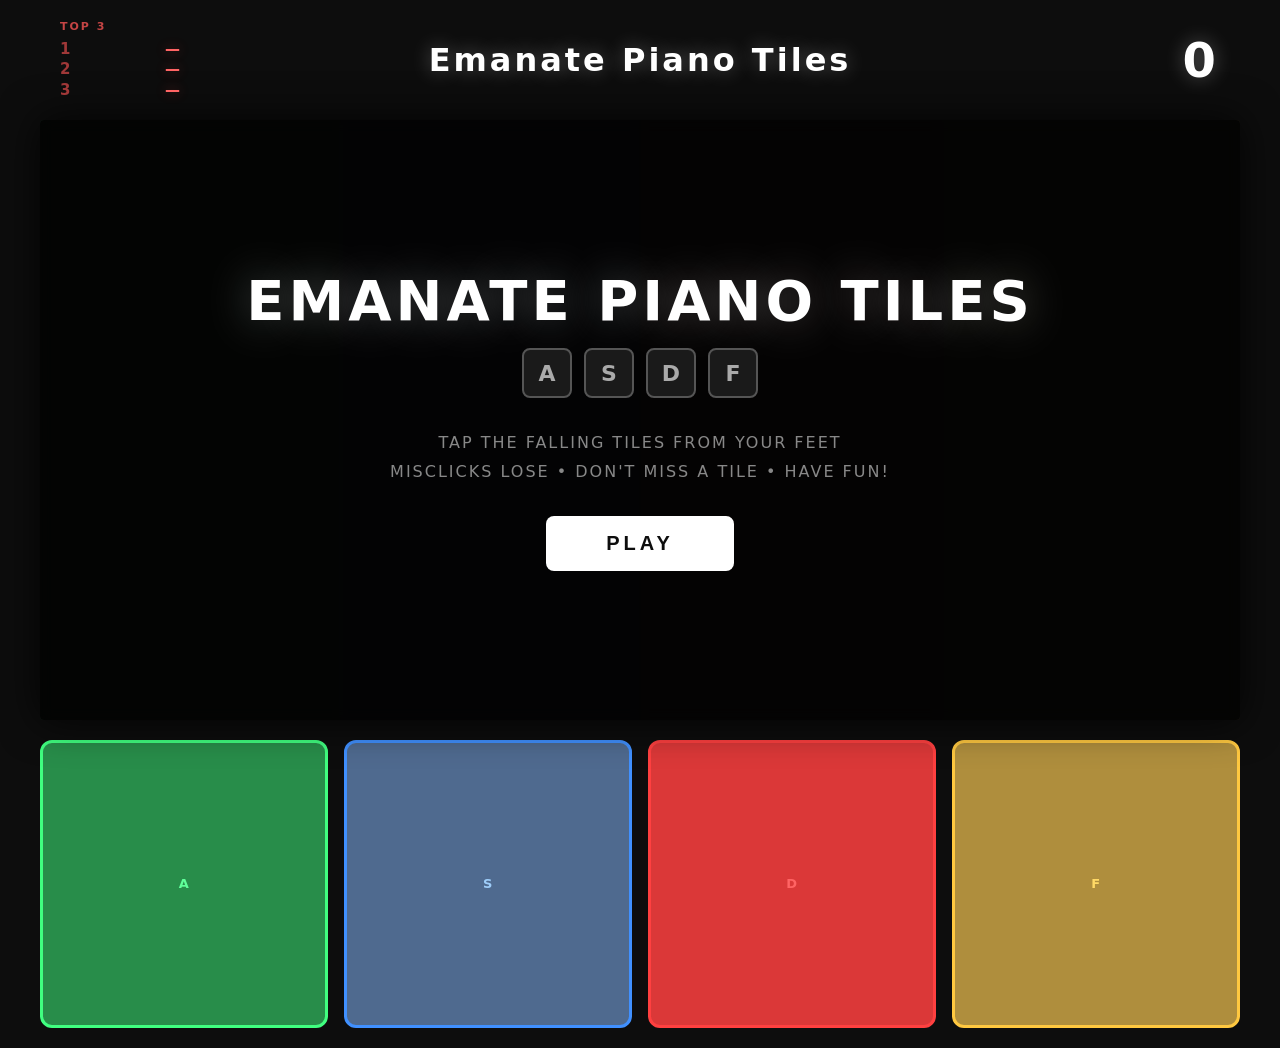
<file: game/index.html>
<!doctype html>
<html lang="en">
  <head>
    <meta charset="UTF-8" />
    <meta name="viewport" content="width=device-width, initial-scale=1.0" />
    <title>Emanate Piano Tiles</title>
    <style>
      *,
      *::before,
      *::after {
        margin: 0;
        padding: 0;
        box-sizing: border-box;
      }

      body {
        background: #0d0d0d;
        display: flex;
        flex-direction: column;
        align-items: center;
        justify-content: center;
        min-height: 100vh;
        font-family: "Segoe UI", system-ui, sans-serif;
        color: #fff;
        user-select: none;
        overflow: hidden;
        padding: 20px;
      }

      /* Top bar with title and score */
      #top-bar {
        display: flex;
        align-items: center;
        justify-content: space-between;
        width: 100%;
        max-width: 1200px;
        margin-bottom: 20px;
        padding: 0 20px;
        position: relative;
      }

      #title {
        position: absolute;
        left: 50%;
        transform: translateX(-50%);
        font-size: 32px;
        font-weight: 700;
        letter-spacing: 3px;
        text-shadow: 0 0 20px rgba(255, 255, 255, 0.3);
      }

      #score {
        font-size: 48px;
        font-weight: 700;
        letter-spacing: 4px;
        color: #fff;
        min-width: 5ch;
        text-align: right;
        text-shadow: 0 0 20px rgba(255, 255, 255, 0.3);
        transition: transform 0.08s ease-out;
        margin-left: auto;
      }

      #score.pop {
        transform: scale(1.15);
      }

      #leaderboard {
        min-width: 120px;
        z-index: 1;
        font-family: "Segoe UI", system-ui, sans-serif;
      }

      #leaderboard .lb-title {
        font-size: 11px;
        font-weight: 700;
        letter-spacing: 2px;
        color: #c44444;
        margin-bottom: 6px;
      }

      #leaderboard .lb-row {
        display: flex;
        justify-content: space-between;
        align-items: baseline;
        gap: 12px;
        font-size: 15px;
        line-height: 1.35;
      }

      #leaderboard .lb-rank {
        color: #a03838;
        font-weight: 600;
        width: 1ch;
      }

      #leaderboard .lb-val {
        font-weight: 700;
        font-variant-numeric: tabular-nums;
        color: #ff6464;
        text-shadow: 0 0 12px rgba(255, 64, 64, 0.45);
      }

      #game-wrap {
        position: relative;
        margin-bottom: 20px;
      }

      canvas {
        display: block;
        border-radius: 4px;
        box-shadow: 0 0 40px rgba(0, 0, 0, 0.8);
      }

      /* Overlay (menu / game over) */
      #overlay {
        position: absolute;
        inset: 0;
        display: flex;
        flex-direction: column;
        align-items: center;
        justify-content: center;
        background: rgba(0, 0, 0, 0.85);
        backdrop-filter: blur(6px);
        border-radius: 4px;
        transition: opacity 0.2s;
        z-index: 100;
      }

      #overlay.hidden {
        display: none;
      }

      #overlay h1 {
        font-size: 56px;
        font-weight: 700;
        letter-spacing: 4px;
        margin-bottom: 15px;
        text-shadow: 0 0 40px rgba(255, 255, 255, 0.3);
      }

      #overlay .subtitle {
        font-size: 16px;
        color: #888;
        letter-spacing: 2px;
        margin-bottom: 10px;
      }

      #overlay .final-score {
        font-size: 72px;
        font-weight: 700;
        color: #fff;
        margin: 10px 0 35px;
      }

      #overlay .keys-hint {
        display: flex;
        gap: 12px;
        margin-bottom: 35px;
      }

      .key-chip {
        width: 50px;
        height: 50px;
        border: 2px solid #555;
        border-radius: 8px;
        display: flex;
        align-items: center;
        justify-content: center;
        font-size: 22px;
        font-weight: 700;
        color: #aaa;
        background: #1a1a1a;
      }

      #play-btn {
        padding: 16px 60px;
        font-size: 20px;
        font-weight: 700;
        letter-spacing: 4px;
        background: #fff;
        color: #0d0d0d;
        border: none;
        border-radius: 8px;
        cursor: pointer;
        text-transform: uppercase;
        transition:
          background 0.15s,
          transform 0.1s;
      }

      #play-btn:hover {
        background: #ddd;
        transform: scale(1.03);
      }
      #play-btn:active {
        transform: scale(0.97);
      }

      /* End screen: Instagram promo (bottom-right) */
      #overlay .end-instagram {
        position: absolute;
        bottom: 14px;
        right: 14px;
        display: flex;
        flex-direction: column;
        align-items: stretch;
        width: min(150px, 30vw);
        border-radius: 10px;
        overflow: hidden;
        box-shadow: 0 4px 24px rgba(0, 0, 0, 0.55);
        z-index: 2;
      }

      #overlay .end-instagram .end-instagram-caption {
        padding: 8px 6px;
        font-size: 11px;
        font-weight: 600;
        letter-spacing: 0.4px;
        text-align: center;
        line-height: 1.25;
        color: #fff;
        background: rgba(26, 26, 26, 0.95);
      }

      /* White quiet zone helps phone cameras scan the QR */
      #overlay .end-instagram .end-instagram-qr {
        background: #fff;
        padding: 10px;
        box-sizing: border-box;
      }

      #overlay .end-instagram .end-instagram-qr img {
        display: block;
        width: 100%;
        height: auto;
      }

      /* Bottom foot boxes */
      #foot-boxes {
        display: flex;
        gap: 16px;
        width: 100%;
        max-width: 1200px;
      }

      .foot-box {
        flex: 1;
        aspect-ratio: 1;
        border-radius: 12px;
        display: flex;
        flex-direction: column;
        align-items: center;
        justify-content: center;
        font-size: 13px;
        font-weight: 700;
        letter-spacing: 0.5px;
        line-height: 1.2;
        text-align: center;
        padding: 6px;
        transition:
          transform 0.07s,
          box-shadow 0.07s;
        border: 3px solid;
        cursor: pointer;
      }

      .foot-box.col-0 {
        background: rgba(64, 255, 128, 0.53);
        border-color: #40ff80;
        color: #60ff99;
      }

      .foot-box.col-1 {
        background: rgba(132, 181, 248, 0.551);
        border-color: #4090ff;
        color: #9ecdf9;
      }

      .foot-box.col-2 {
        background: rgba(255, 64, 64, 0.85);
        border-color: #ff4040;
        color: #ff6464;
      }

      .foot-box.col-3 {
        background: rgba(252, 204, 85, 0.68);
        border-color: #ffc840;
        color: #ffd966;
      }

      .foot-box.hit {
        transform: scale(0.95);
        box-shadow: inset 0 0 20px currentColor;
      }
    </style>
  </head>
  <body>
    <div id="top-bar">
      <div id="leaderboard" aria-label="Top scores">
        <div class="lb-title">TOP 3</div>
        <div class="lb-row">
          <span class="lb-rank">1</span><span class="lb-val" id="lb-1">—</span>
        </div>
        <div class="lb-row">
          <span class="lb-rank">2</span><span class="lb-val" id="lb-2">—</span>
        </div>
        <div class="lb-row">
          <span class="lb-rank">3</span><span class="lb-val" id="lb-3">—</span>
        </div>
      </div>
      <div id="title">Emanate Piano Tiles</div>
      <div id="score">0</div>
    </div>

    <div id="game-wrap">
      <canvas id="game" width="1200" height="600"></canvas>

      <div id="overlay">
        <h1>EMANATE PIANO TILES</h1>
        <div class="keys-hint">
          <div class="key-chip">A</div>
          <div class="key-chip">S</div>
          <div class="key-chip">D</div>
          <div class="key-chip">F</div>
        </div>
        <div class="subtitle">TAP THE FALLING TILES FROM YOUR FEET</div>
        <div class="subtitle" style="margin-bottom: 35px">
          MISCLICKS LOSE • DON'T MISS A TILE • HAVE FUN!
        </div>
        <button id="play-btn">PLAY</button>
      </div>
    </div>

    <div id="foot-boxes">
      <div class="foot-box col-0" id="fb-0">A</div>
      <div class="foot-box col-1" id="fb-1">S</div>
      <div class="foot-box col-2" id="fb-2">D</div>
      <div class="foot-box col-3" id="fb-3">F</div>
    </div>

    <script>
      // ─── Config ─────────────────────────────────────────────────────────────────
      const W = 1200,
        H = 600;
      const COLS = 4;
      const TW = W / COLS; // tile width = 300
      const TH = 120; // tile height (shorter for widescreen)
      const HIT_Y = H - TH * 1.5; // reference line for labels / ideal timing (visual)
      const GAP = 6; // inner padding on tiles
      /** Top of playfield: tiles are hittable when overlapping [0, H]; line marks where that range starts (see tileOverlapsPlayfieldVertically). */
      const CLICK_RANGE_START_Y = 2;

      function tileOverlapsPlayfieldVertically(tile) {
        return tile.y < H && tile.y + TH > 0;
      }

      function columnHasTileInRange(col) {
        return tiles.some(
          (t) => t.col === col && tileOverlapsPlayfieldVertically(t),
        );
      }

      // Game speed multiplier (1.0 = normal, 2.0 = double speed, 0.5 = half speed)
      const GAME_SPEED_MULTIPLIER = parseFloat(
        new URLSearchParams(window.location.search).get("speed") || "1.0",
      );

      const SPEED_INIT = 260 * GAME_SPEED_MULTIPLIER; // px / second (slightly faster for widescreen)
      const SPEED_MAX = 700 * GAME_SPEED_MULTIPLIER;
      const SPEED_STEP = 5; // px/s added per point

      // Notes per column: C4 E4 G4 C5
      const FREQS = [261.63, 329.63, 392.0, 523.25];
      const KEY_MAP = { a: 0, s: 1, d: 2, f: 3 };
      const FOOT_BOX_IDS = ["fb-0", "fb-1", "fb-2", "fb-3"];
      const FOOT_BOX_KEYS = ["A", "S", "D", "F"];
      let footLabelPrev = ["", "", "", ""];

      // Column colors (bright, vibrant)
      const COL_COLORS = [
        { hex: "#40ff80", rgb: "rgb(64, 255, 128)" }, // Bright green
        { hex: "#4090ff", rgb: "rgb(64, 144, 255)" }, // Bright blue
        { hex: "#ff4040", rgb: "rgb(255, 64, 64)" }, // Bright green
        { hex: "#ffc840", rgb: "rgb(255, 200, 64)" }, // Bright yellow
      ];

      // ─── DOM ────────────────────────────────────────────────────────────────────
      const canvas = document.getElementById("game");
      const ctx = canvas.getContext("2d");
      const overlay = document.getElementById("overlay");
      const scoreEl = document.getElementById("score");
      const playBtn = document.getElementById("play-btn");
      const footBoxes = FOOT_BOX_IDS.map((id) => document.getElementById(id));

      function resetFootBoxLabels() {
        FOOT_BOX_KEYS.forEach((k, i) => {
          if (footBoxes[i]) footBoxes[i].textContent = k;
          footLabelPrev[i] = "";
        });
      }

      function updateFootBoxLabels() {
        if (state !== "playing") return;
        for (let col = 0; col < COLS; col++) {
          const next = columnHasTileInRange(col) ? "Click now" : "Wait";
          if (footLabelPrev[col] !== next) {
            footLabelPrev[col] = next;
            if (footBoxes[col]) footBoxes[col].textContent = next;
          }
        }
      }

      // ─── Leaderboard ────────────────────────────────────────────────────────────
      const LEADERBOARD_KEY = "floor_piano_tiles_leaderboard_v1";
      const TOP_N = 3;
      let leaderboardTop = [];

      function loadLeaderboard() {
        try {
          const raw = localStorage.getItem(LEADERBOARD_KEY);
          if (!raw) return [];
          const arr = JSON.parse(raw);
          if (!Array.isArray(arr)) return [];
          return arr
            .filter((n) => typeof n === "number" && Number.isFinite(n))
            .sort((a, b) => b - a)
            .slice(0, TOP_N);
        } catch {
          return [];
        }
      }

      function saveLeaderboard(arr) {
        try {
          localStorage.setItem(LEADERBOARD_KEY, JSON.stringify(arr));
        } catch {
          /* private mode / quota */
        }
      }

      function renderLeaderboard() {
        for (let i = 0; i < TOP_N; i++) {
          const el = document.getElementById(`lb-${i + 1}`);
          if (!el) continue;
          const val = leaderboardTop[i];
          el.textContent = val !== undefined ? String(val) : "—";
        }
      }

      function mergeLeaderboard(finalScore) {
        const merged = [...leaderboardTop, finalScore]
          .sort((a, b) => b - a)
          .slice(0, TOP_N);
        leaderboardTop = merged;
        saveLeaderboard(leaderboardTop);
        renderLeaderboard();
      }

      leaderboardTop = loadLeaderboard();
      renderLeaderboard();

      // ─── State ──────────────────────────────────────────────────────────────────
      let state = "menu"; // 'menu' | 'countdown' | 'playing' | 'over'
      let countdownIntervalId = null;
      let tiles = [];
      let flashes = []; // { x, y, alpha }
      let score = 0;
      let speed = SPEED_INIT;
      let animId = null;
      let lastTime = 0;
      let audioCtx = null;
      let shakeTime = 0; // canvas shake on game-over
      let columnCooldown = [0, 0, 0, 0]; // per-column hit cooldown (100ms)
      let lastSpawnedCol = -1; // track last spawned column to prevent consecutive duplicates

      // ─── WebSocket for foot detection ───────────────────────────────────────────
      let ws = null;
      const activeFootKeys = new Set(); // Track which keys are currently pressed by feet

      function connectWebSocket() {
        const protocol = window.location.protocol === "https:" ? "wss:" : "ws:";
        const wsUrl = `${protocol}//${window.location.host}/ws`;

        ws = new WebSocket(wsUrl);

        ws.onopen = () => {
          console.log("[Piano Tiles] Connected to foot detection");
        };

        ws.onmessage = (event) => {
          const msg = JSON.parse(event.data);

          if (msg.type === "key_triggered") {
            // Map region_index (0-3) to keyboard keys (A-S-D-F)
            const keys = ["a", "s", "d", "f"];
            const key = keys[msg.region_index];
            if (!key) return;

            if (state === "playing") {
              activeFootKeys.add(key);
              simulateKeyPress(key);
            } else if (state === "menu" || state === "over") {
              startCountdown();
            }
          } else if (msg.type === "key_released") {
            const keys = ["a", "s", "d", "f"];
            const key = keys[msg.region_index];
            if (key) {
              activeFootKeys.delete(key);
            }
          }
        };

        ws.onerror = (error) => {
          console.error("[Piano Tiles] WebSocket error:", error);
        };

        ws.onclose = () => {
          console.log("[Piano Tiles] Disconnected from foot detection");
          // Attempt to reconnect every 3 seconds
          setTimeout(connectWebSocket, 3000);
        };
      }

      function simulateKeyPress(key) {
        // Simulate a keyboard press event for the game logic
        const event = new KeyboardEvent("keydown", {
          key: key,
          code: key.toUpperCase(),
          bubbles: true,
        });
        document.dispatchEvent(event);
      }

      // ─── Audio ──────────────────────────────────────────────────────────────────
      function initAudio() {
        if (!audioCtx) {
          audioCtx = new (window.AudioContext || window.webkitAudioContext)();
        }
        if (audioCtx.state === "suspended") audioCtx.resume();
      }

      function playNote(freq) {
        if (!audioCtx) return;
        const t = audioCtx.currentTime;
        const osc = audioCtx.createOscillator();
        const gain = audioCtx.createGain();

        // Soft triangle + octave up for brightness
        const osc2 = audioCtx.createOscillator();
        const gain2 = audioCtx.createGain();

        osc.type = "triangle";
        osc.frequency.setValueAtTime(freq, t);
        gain.gain.setValueAtTime(0.0, t);
        gain.gain.linearRampToValueAtTime(0.45, t + 0.01);
        gain.gain.exponentialRampToValueAtTime(0.001, t + 0.9);

        osc2.type = "sine";
        osc2.frequency.setValueAtTime(freq * 2, t);
        gain2.gain.setValueAtTime(0.0, t);
        gain2.gain.linearRampToValueAtTime(0.12, t + 0.005);
        gain2.gain.exponentialRampToValueAtTime(0.001, t + 0.5);

        osc.connect(gain);
        gain.connect(audioCtx.destination);
        osc2.connect(gain2);
        gain2.connect(audioCtx.destination);
        osc.start(t);
        osc.stop(t + 0.9);
        osc2.start(t);
        osc2.stop(t + 0.5);
      }

      function playMiss() {
        if (!audioCtx) return;
        const t = audioCtx.currentTime;
        const osc = audioCtx.createOscillator();
        const gain = audioCtx.createGain();
        osc.type = "sawtooth";
        osc.frequency.setValueAtTime(90, t);
        osc.frequency.linearRampToValueAtTime(50, t + 0.25);
        gain.gain.setValueAtTime(0.35, t);
        gain.gain.exponentialRampToValueAtTime(0.001, t + 0.3);
        osc.connect(gain);
        gain.connect(audioCtx.destination);
        osc.start(t);
        osc.stop(t + 0.3);
      }

      // ─── Tile management ────────────────────────────────────────────────────────
      function topTileY() {
        if (tiles.length === 0) return H;
        return Math.min(...tiles.map((t) => t.y));
      }

      function refillTiles() {
        // Spawn tiles more gradually - only when top tile is near screen top
        // Keep minimum spacing of ~TH*1.3 between spawns to avoid rapid succession
        const MIN_SPAWN_THRESHOLD = -TH * 1.3;

        while (topTileY() > MIN_SPAWN_THRESHOLD) {
          let col = Math.floor(Math.random() * COLS);
          // Ensure consecutive tiles are different columns
          while (col === lastSpawnedCol) {
            col = Math.floor(Math.random() * COLS);
          }
          lastSpawnedCol = col;
          tiles.push({ col, y: topTileY() - TH - 20 }); // Add 20px gap between tiles
        }
      }

      // ─── Game lifecycle ──────────────────────────────────────────────────────────
      function startCountdown() {
        if (countdownIntervalId !== null) {
          clearInterval(countdownIntervalId);
          countdownIntervalId = null;
        }
        state = "countdown";
        resetFootBoxLabels();
        let countDown = 5;
        overlay.classList.remove("hidden");

        countdownIntervalId = setInterval(() => {
          if (countDown > 0) {
            overlay.innerHTML = `
        <div style="font-size: 120px; font-weight: 700; color: #fff; text-shadow: 0 0 30px rgba(255,255,255,0.5);">
          ${countDown}
        </div>
      `;
            countDown--;
          } else {
            clearInterval(countdownIntervalId);
            countdownIntervalId = null;
            startGame();
          }
        }, 1000);
      }

      function startGame() {
        initAudio();
        tiles = [];
        flashes = [];
        score = 0;
        speed = SPEED_INIT;
        state = "playing";
        shakeTime = 0;
        columnCooldown = [0, 0, 0, 0]; // Reset per-column cooldowns
        lastSpawnedCol = -1; // Reset last spawned column

        scoreEl.textContent = "0";
        overlay.classList.add("hidden");
        footBoxes.forEach((el) => el.classList.remove("hit"));
        footLabelPrev = ["", "", "", ""];

        // Pre-fill so first tile arrives in the hit zone after ~1s
        // Place first tile at the very top; more above it
        tiles.push({ col: Math.floor(Math.random() * COLS), y: -TH });
        lastSpawnedCol = tiles[0].col; // Track first tile's column
        refillTiles();

        if (animId) cancelAnimationFrame(animId);
        lastTime = performance.now();
        animId = requestAnimationFrame(loop);
      }

      function endGame() {
        state = "over";
        resetFootBoxLabels();
        mergeLeaderboard(score);
        shakeTime = 0.35;
        playMiss();

        setTimeout(() => {
          overlay.classList.remove("hidden");
          overlay.innerHTML = `
      <h1>PIANO TILES</h1>
      <div class="subtitle">Click a button to play – by Emanate</div>
      <div class="subtitle">FINAL SCORE</div>
      <div class="final-score">${score}</div>
      <button id="play-btn" onclick="startCountdown()"
        style="padding:14px 52px;font-size:18px;font-weight:700;letter-spacing:3px;
               background:#fff;color:#0d0d0d;border:none;border-radius:6px;
               cursor:pointer;text-transform:uppercase;">
        RETRY
      </button>
      <div class="end-instagram" aria-label="Instagram">
        <div class="end-instagram-caption">Check us out on Instagram!</div>
        <div class="end-instagram-qr">
          <img src="/instagram.jpg" alt="Instagram QR code" />
        </div>
      </div>
    `;
        }, 320);
      }

      // ─── Input ───────────────────────────────────────────────────────────────────
      document.addEventListener("keydown", (e) => {
        if (state !== "playing") return;
        const col = KEY_MAP[e.key.toLowerCase()];
        if (col === undefined) return;
        e.preventDefault();

        // Check per-column cooldown (80ms for more forgiving gameplay)
        const now = performance.now();
        if (now - columnCooldown[col] < 80) {
          return; // Still in cooldown
        }

        // Find best hittable tile in this column (any tile overlapping playfield vertically)
        let best = null,
          bestDist = Infinity;
        for (const tile of tiles) {
          if (tile.col !== col) continue;
          if (tileOverlapsPlayfieldVertically(tile)) {
            const center = tile.y + TH / 2;
            const dist = Math.abs(center - (HIT_Y + TH / 2));
            if (dist < bestDist) {
              bestDist = dist;
              best = tile;
            }
          }
        }

        if (best) {
          // ✓ Hit
          columnCooldown[col] = now; // Set cooldown
          score++;
          speed = Math.min(SPEED_INIT + score * SPEED_STEP, SPEED_MAX);
          scoreEl.textContent = score;

          // Score pop animation
          scoreEl.classList.remove("pop");
          void scoreEl.offsetWidth; // reflow
          scoreEl.classList.add("pop");

          // Flash effect at tile position
          flashes.push({
            x: best.col * TW + GAP,
            y: best.y + GAP,
            w: TW - GAP * 2,
            h: TH - GAP * 2,
            alpha: 1,
          });

          // Remove tile
          tiles = tiles.filter((t) => t !== best);
          refillTiles();

          // Play note
          playNote(FREQS[col]);

          // Foot box feedback (brighter/punchier)
          footBoxes[col].classList.add("hit");
          setTimeout(() => footBoxes[col].classList.remove("hit"), 100);
        } else {
          // ✗ Misclick → game over
          endGame();
        }
      });

      // ─── Game loop ───────────────────────────────────────────────────────────────
      function loop(now) {
        animId = requestAnimationFrame(loop);
        if (state !== "playing") return;

        const dt = Math.min((now - lastTime) / 1000, 0.05); // cap at 50ms
        lastTime = now;

        // Move tiles
        const dy = speed * dt;
        for (const tile of tiles) tile.y += dy;

        // Decay flash effects
        for (const f of flashes) f.alpha -= dt * 4;
        flashes = flashes.filter((f) => f.alpha > 0);

        // Decay shake
        if (shakeTime > 0) shakeTime = Math.max(0, shakeTime - dt);

        // Miss check: any unhit tile fully below canvas?
        for (const tile of tiles) {
          if (tile.y > H) {
            endGame();
            return;
          }
        }

        refillTiles();
        updateFootBoxLabels();
        draw(dt);
      }

      // ─── Render ──────────────────────────────────────────────────────────────────
      function draw() {
        const shake =
          shakeTime > 0 ? Math.sin(shakeTime * 80) * 8 * (shakeTime / 0.35) : 0;

        ctx.save();
        ctx.translate(shake, 0);

        // ── Background ──
        ctx.fillStyle = "#111";
        ctx.fillRect(0, 0, W, H);

        // ── Column backgrounds with colors ──
        for (let i = 0; i < COLS; i++) {
          const x = i * TW;
          ctx.fillStyle = COL_COLORS[i].rgb
            .replace("rgb", "rgba")
            .replace(")", ", 0.06)");
          ctx.fillRect(x, 0, TW, H);
        }

        // ── Full playfield subtle wash (hittable anywhere tile is visible) ──
        ctx.fillStyle = "rgba(255,255,255,0.03)";
        ctx.fillRect(0, 0, W, H);

        // ── Stricter band around ideal timing line (HIT_Y) ──
        ctx.fillStyle = "rgba(255,255,255,0.06)";
        ctx.fillRect(0, HIT_Y, W, TH * 1.5);

        // ── Reference line at HIT_Y (subtle) ──
        ctx.strokeStyle = "#2a2a2a";
        ctx.lineWidth = 2;
        ctx.beginPath();
        ctx.moveTo(0, HIT_Y);
        ctx.lineTo(W, HIT_Y);
        ctx.stroke();

        // ── Column dividers ──
        for (let i = 1; i < COLS; i++) {
          ctx.strokeStyle = "#1a1a1a";
          ctx.lineWidth = 3;
          ctx.beginPath();
          ctx.moveTo(i * TW, 0);
          ctx.lineTo(i * TW, H);
          ctx.stroke();
        }

        // ── Red line: start of vertical click range (top of playfield) ──
        if (state === "playing") {
          ctx.strokeStyle = "#e53935";
          ctx.lineWidth = 2;
          ctx.beginPath();
          ctx.moveTo(0, CLICK_RANGE_START_Y + 0.5);
          ctx.lineTo(W, CLICK_RANGE_START_Y + 0.5);
          ctx.stroke();
        }

        // ── Flash effects (tile hit glow) ──
        for (const f of flashes) {
          const a = Math.max(0, f.alpha);
          ctx.fillStyle = `rgba(255, 255, 255, ${a * 0.9})`;
          ctx.fillRect(f.x, f.y, f.w, f.h);
        }

        // ── Tiles with column colors ──
        for (const tile of tiles) {
          const x = tile.col * TW;
          const y = tile.y;
          const color = COL_COLORS[tile.col].hex;

          // Main tile body with color
          ctx.fillStyle = color;
          ctx.globalAlpha = 0.85;
          ctx.fillRect(x + GAP, y + GAP, TW - GAP * 2, TH - GAP * 2);
          ctx.globalAlpha = 1.0;

          // Darker inner shadow
          ctx.fillStyle = "rgba(0, 0, 0, 0.3)";
          ctx.fillRect(x + GAP, y + GAP, TW - GAP * 2, TH - GAP * 2);

          // Subtle highlight on top
          const grad = ctx.createLinearGradient(0, y + GAP, 0, y + GAP + 25);
          grad.addColorStop(0, `rgba(255, 255, 255, 0.15)`);
          grad.addColorStop(1, "rgba(255, 255, 255, 0)");
          ctx.fillStyle = grad;
          ctx.fillRect(x + GAP, y + GAP, TW - GAP * 2, 25);

          // Highlight tile if it's in range (overlaps playfield vertically)
          if (tileOverlapsPlayfieldVertically(tile)) {
            ctx.strokeStyle = `${color}`;
            ctx.lineWidth = 2;
            ctx.globalAlpha = 0.6;
            ctx.strokeRect(
              x + GAP + 1,
              y + GAP + 1,
              TW - GAP * 2 - 2,
              TH - GAP * 2 - 2,
            );
            ctx.globalAlpha = 1.0;
          }
        }

        // ── Column indicators in hit zone ──
        const labels = ["A", "S", "D", "F"];
        ctx.textAlign = "center";
        ctx.textBaseline = "middle";
        ctx.font = `bold 28px 'Segoe UI', monospace`;
        for (let i = 0; i < COLS; i++) {
          const color = COL_COLORS[i].hex;
          ctx.fillStyle = color;
          ctx.globalAlpha = 0.4;
          ctx.fillText(labels[i], i * TW + TW / 2, HIT_Y + TH / 2);
          ctx.globalAlpha = 1.0;
        }

        // ── Bottom edge line ──
        ctx.strokeStyle = "#1a1a1a";
        ctx.lineWidth = 3;
        ctx.beginPath();
        ctx.moveTo(0, H - 2);
        ctx.lineTo(W, H - 2);
        ctx.stroke();

        ctx.restore();
      }

      // ─── Initial render ───────────────────────────────────────────────────────────
      (function initDraw() {
        ctx.fillStyle = "#111";
        ctx.fillRect(0, 0, W, H);

        // Fill with column colors
        for (let i = 0; i < COLS; i++) {
          ctx.fillStyle = COL_COLORS[i].rgb
            .replace("rgb", "rgba")
            .replace(")", ", 0.06)");
          ctx.fillRect(i * TW, 0, TW, H);
        }

        // Column dividers
        ctx.strokeStyle = "#1a1a1a";
        ctx.lineWidth = 3;
        for (let i = 1; i < COLS; i++) {
          ctx.beginPath();
          ctx.moveTo(i * TW, 0);
          ctx.lineTo(i * TW, H);
          ctx.stroke();
        }

        lastTime = performance.now();
        animId = requestAnimationFrame(loop);

        // Connect to foot detection WebSocket
        connectWebSocket();
      })();

      playBtn.addEventListener("click", startCountdown);
    </script>
  </body>
</html>
</file>
